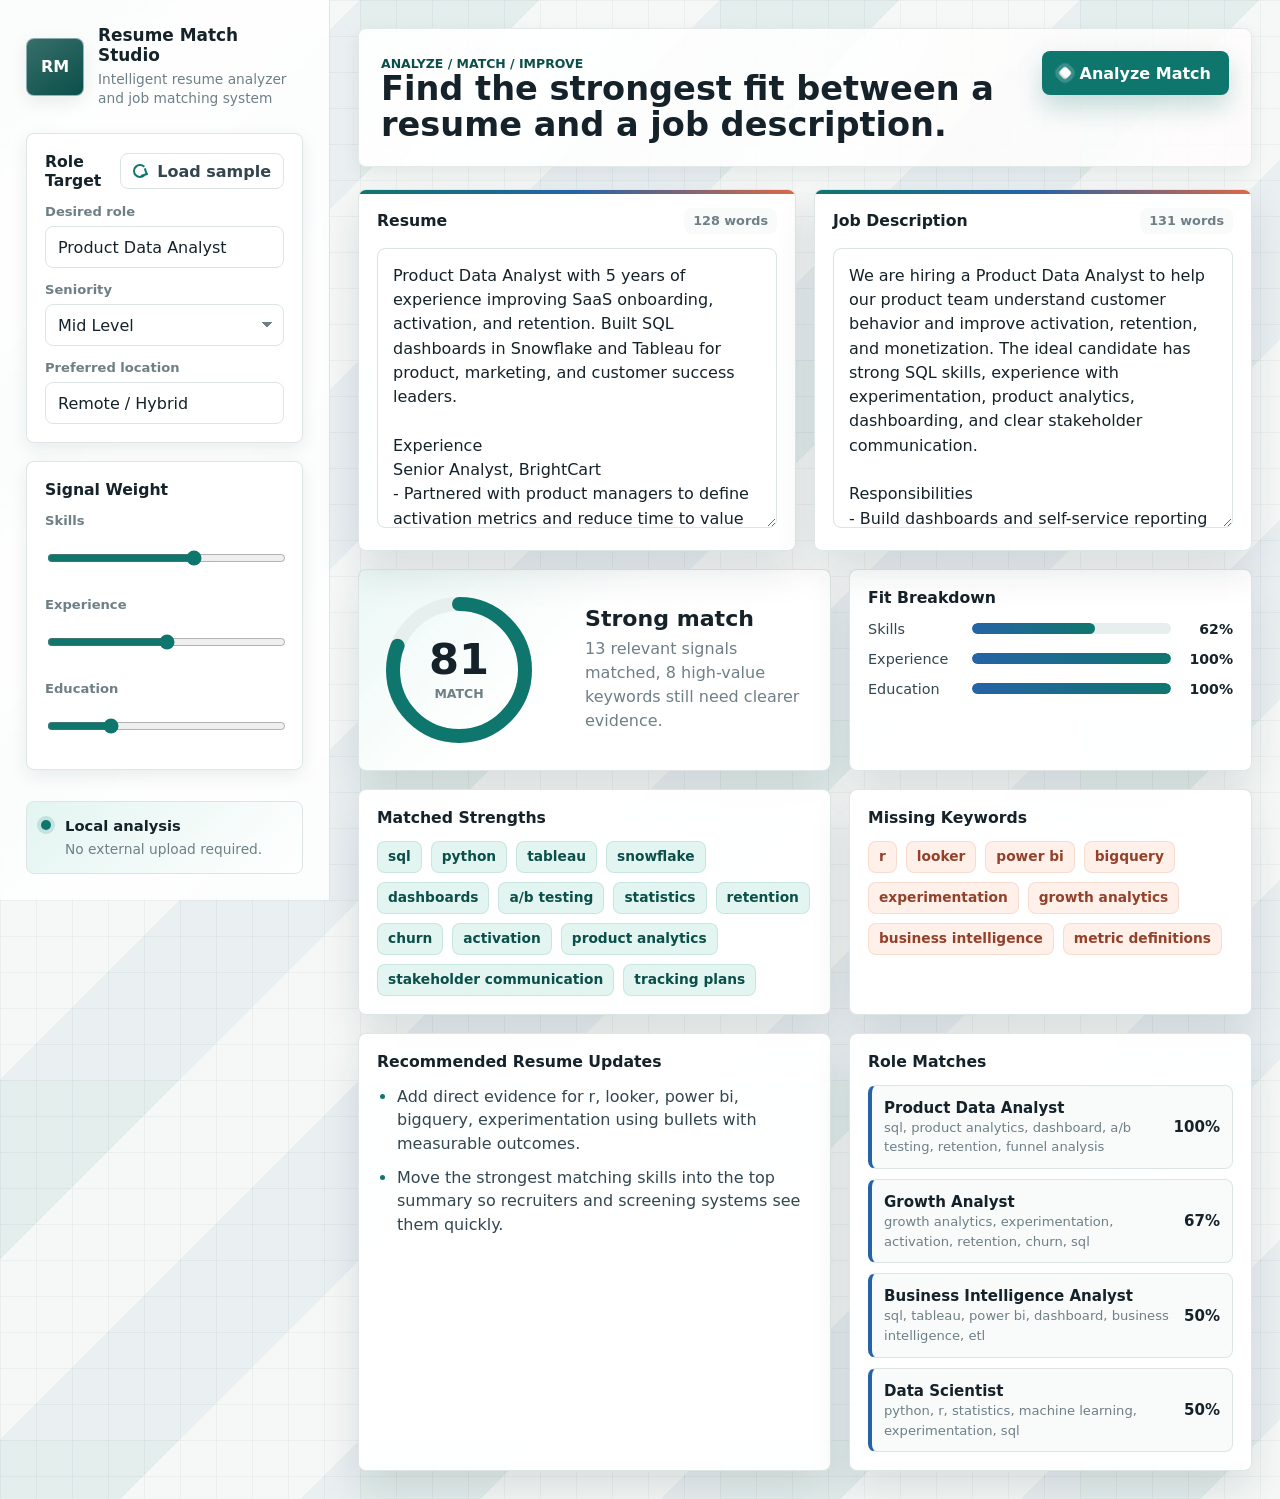
<file: index.html>
<!doctype html>
<html lang="en">
  <head>
    <meta charset="UTF-8" />
    <meta name="viewport" content="width=device-width, initial-scale=1.0" />
    <meta
      name="description"
      content="A local resume analyzer and job matching system with weighted scoring, skill gaps, and role-fit suggestions."
    />
    <title>Resume Match Studio</title>
    <link rel="stylesheet" href="styles.css" />
  </head>
  <body>
    <main class="app-shell">
      <aside class="sidebar" aria-label="Analyzer controls">
        <div class="brand">
          <div class="brand-mark" aria-hidden="true">RM</div>
          <div class="brand-copy">
            <h1>Resume Match Studio</h1>
            <p>Intelligent resume analyzer and job matching system</p>
          </div>
        </div>

        <section class="panel compact">
          <div class="panel-heading">
            <h2>Role Target</h2>
            <button class="ghost-button" id="loadSampleButton" type="button">
              <span class="refresh-glyph" aria-hidden="true"></span>
              Load sample
            </button>
          </div>

          <label for="targetRole">Desired role</label>
          <input id="targetRole" type="text" value="Product Data Analyst" />

          <label for="seniority">Seniority</label>
          <select id="seniority">
            <option>Entry Level</option>
            <option selected>Mid Level</option>
            <option>Senior</option>
            <option>Lead</option>
          </select>

          <label for="location">Preferred location</label>
          <input id="location" type="text" value="Remote / Hybrid" />
        </section>

        <section class="panel compact">
          <div class="panel-heading">
            <h2>Signal Weight</h2>
          </div>

          <label for="skillsWeight">Skills</label>
          <input id="skillsWeight" type="range" min="20" max="60" value="45" />

          <label for="experienceWeight">Experience</label>
          <input id="experienceWeight" type="range" min="20" max="50" value="35" />

          <label for="educationWeight">Education</label>
          <input id="educationWeight" type="range" min="5" max="25" value="10" />
        </section>

        <section class="sidebar-note" aria-label="Current analyzer status">
          <span class="status-dot" aria-hidden="true"></span>
          <div>
            <strong>Local analysis</strong>
            <p>No external upload required.</p>
          </div>
        </section>
      </aside>

      <section class="workspace">
        <header class="topbar">
          <div class="topbar-copy">
            <p class="eyebrow">Analyze / Match / Improve</p>
            <h2>Find the strongest fit between a resume and a job description.</h2>
          </div>
          <button id="analyzeButton" class="primary-button" type="button">
            <span class="button-spark" aria-hidden="true"></span>
            Analyze Match
          </button>
        </header>

        <section class="editor-grid" aria-label="Resume and job inputs">
          <article class="editor-panel">
            <div class="panel-heading">
              <h2>Resume</h2>
              <span id="resumeCount" class="counter">0 words</span>
            </div>
            <textarea id="resumeText" spellcheck="true" aria-label="Resume text"></textarea>
          </article>

          <article class="editor-panel">
            <div class="panel-heading">
              <h2>Job Description</h2>
              <span id="jobCount" class="counter">0 words</span>
            </div>
            <textarea id="jobText" spellcheck="true" aria-label="Job description text"></textarea>
          </article>
        </section>

        <section class="results-grid" aria-label="Analysis results">
          <article class="score-panel">
            <div class="score-orbit" aria-label="Match score">
              <svg viewBox="0 0 160 160" role="img">
                <circle class="track" cx="80" cy="80" r="66"></circle>
                <circle id="scoreRing" class="progress" cx="80" cy="80" r="66"></circle>
              </svg>
              <div class="score-value">
                <strong id="matchScore">0</strong>
                <span>match</span>
              </div>
            </div>
            <div class="score-copy">
              <h2 id="matchLabel">Ready to analyze</h2>
              <p id="matchSummary">The analyzer is ready for comparison.</p>
            </div>
          </article>

          <article class="panel">
            <div class="panel-heading">
              <h2>Fit Breakdown</h2>
            </div>
            <div class="metric-row">
              <span>Skills</span>
              <div class="bar"><span id="skillsBar"></span></div>
              <strong id="skillsScore">0%</strong>
            </div>
            <div class="metric-row">
              <span>Experience</span>
              <div class="bar"><span id="experienceBar"></span></div>
              <strong id="experienceScore">0%</strong>
            </div>
            <div class="metric-row">
              <span>Education</span>
              <div class="bar"><span id="educationBar"></span></div>
              <strong id="educationScore">0%</strong>
            </div>
          </article>

          <article class="panel wide">
            <div class="panel-heading">
              <h2>Matched Strengths</h2>
            </div>
            <div id="matchedSkills" class="chip-cloud"></div>
          </article>

          <article class="panel wide">
            <div class="panel-heading">
              <h2>Missing Keywords</h2>
            </div>
            <div id="missingSkills" class="chip-cloud warning"></div>
          </article>

          <article class="panel wide">
            <div class="panel-heading">
              <h2>Recommended Resume Updates</h2>
            </div>
            <ul id="recommendations" class="recommendations"></ul>
          </article>

          <article class="panel">
            <div class="panel-heading">
              <h2>Role Matches</h2>
            </div>
            <div id="roleMatches" class="role-list"></div>
          </article>
        </section>
      </section>
    </main>

    <script src="script.js"></script>
  </body>
</html>
</file>
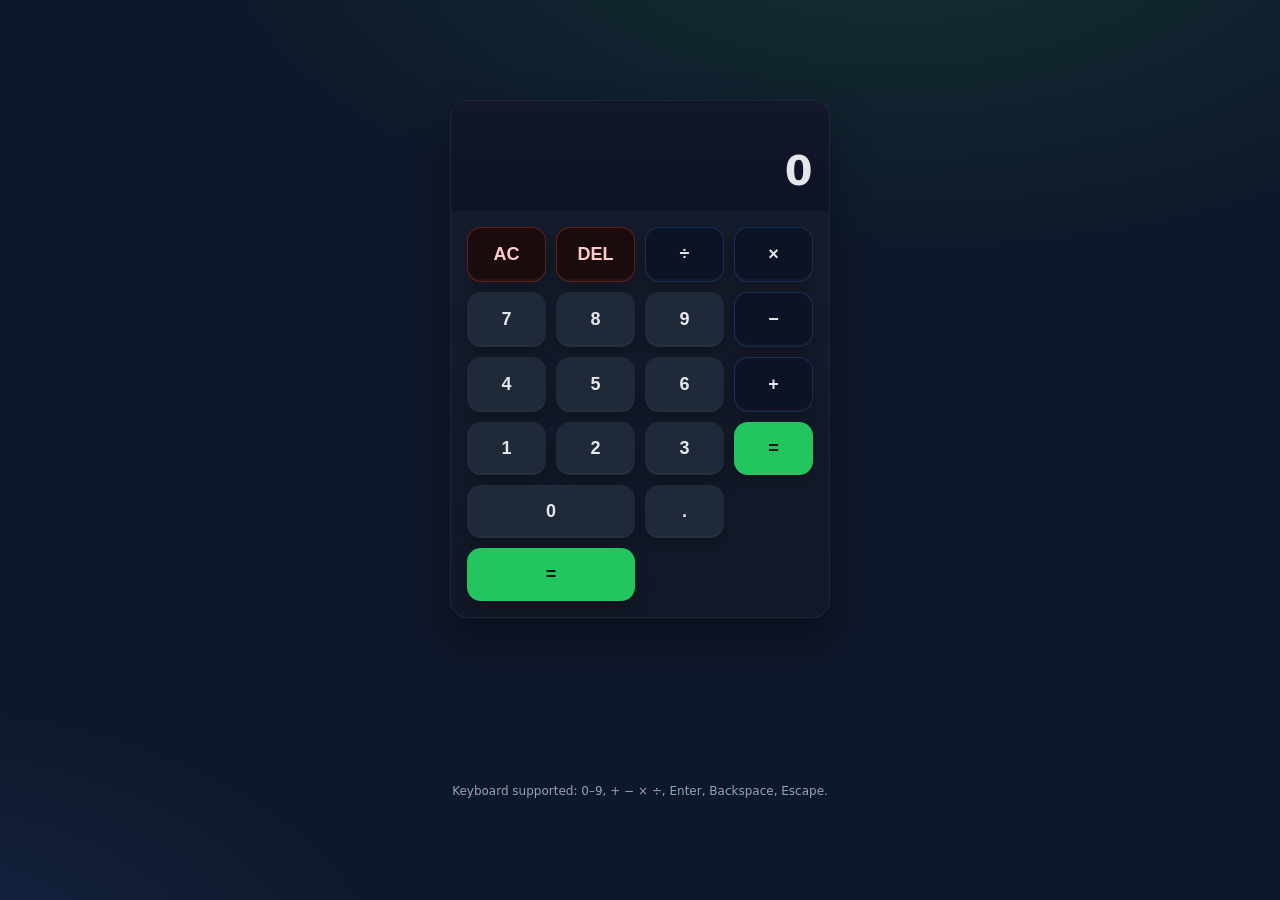
<file: simple_calculator_html_css_js.html>
<!DOCTYPE html>
<html lang="en">
<head>
  <meta charset="UTF-8" />
  <meta name="viewport" content="width=device-width, initial-scale=1" />
  <title>Calculator</title>
  <style>
    :root {
      --bg: #0f172a;         /* slate-900 */
      --panel: #111827;      /* gray-900 */
      --display: #0b1022;    /* deep */
      --text: #e5e7eb;       /* gray-200 */
      --muted: #94a3b8;      /* slate-400 */
      --accent: #22c55e;     /* green-500 */
      --danger: #ef4444;     /* red-500 */
      --shadow: 0 20px 40px rgba(0,0,0,.35);
      --radius: 18px;
    }

    * { box-sizing: border-box; }
    html, body { height: 100%; }
    body {
      margin: 0;
      background: radial-gradient(1200px 600px at 70% -10%, rgba(34,197,94,.15), transparent 60%),
                  radial-gradient(900px 500px at -10% 110%, rgba(59,130,246,.15), transparent 60%),
                  var(--bg);
      color: var(--text);
      font: 500 16px/1.4 system-ui, -apple-system, Segoe UI, Roboto, Ubuntu, Cantarell, "Helvetica Neue", Arial;
      display: grid;
      place-items: center;
      padding: 24px;
    }

    .calc {
      width: min(92vw, 380px);
      background: var(--panel);
      border-radius: var(--radius);
      box-shadow: var(--shadow);
      overflow: hidden;
      border: 1px solid rgba(255,255,255,.06);
    }

    .display {
      background: linear-gradient(180deg, rgba(255,255,255,.03), rgba(255,255,255,.01)), var(--display);
      padding: 18px 16px 12px;
      min-height: 110px;
      display: grid;
      align-content: end;
      gap: 6px;
    }

    .prev {
      color: var(--muted);
      font-size: 14px;
      min-height: 18px;
      white-space: nowrap;
      overflow: hidden;
      text-overflow: ellipsis;
    }

    .curr {
      font-size: clamp(28px, 6vw, 40px);
      font-weight: 700;
      text-align: right;
      letter-spacing: .5px;
      white-space: nowrap;
      overflow: hidden;
      text-overflow: ellipsis;
    }

    .keys {
      display: grid;
      grid-template-columns: repeat(4, 1fr);
      gap: 10px;
      padding: 16px;
      background: linear-gradient(180deg, rgba(255,255,255,.02), transparent);
    }

    button {
      appearance: none;
      border: none;
      border-radius: 14px;
      padding: 16px 12px;
      font-size: 18px;
      font-weight: 700;
      color: var(--text);
      background: #1f2937; /* gray-800 */
      box-shadow: inset 0 -2px 0 rgba(255,255,255,.03), 0 6px 16px rgba(0,0,0,.25);
      cursor: pointer;
      transition: transform .06s ease, filter .2s ease, background .2s ease;
      user-select: none;
    }
    button:active { transform: translateY(1px) scale(.99); }

    .op { background: #0b1324; border: 1px solid rgba(59,130,246,.25); }
    .eq { background: var(--accent); color: #041307; }
    .danger { background: #1a0c0c; border: 1px solid rgba(239,68,68,.35); color: #fecaca; }

    .span-2 { grid-column: span 2; }

    /* Accessibility focus */
    button:focus-visible {
      outline: 2px solid #60a5fa; /* blue-400 */
      outline-offset: 2px;
    }

    footer { margin-top: 14px; text-align: center; color: var(--muted); font-size: 12px; }
    a { color: #93c5fd; text-decoration: none; }
  </style>
</head>
<body>
  <main class="calc" role="application" aria-label="Calculator">
    <section class="display" aria-live="polite">
      <div class="prev" id="prev"></div>
      <div class="curr" id="curr">0</div>
    </section>

    <section class="keys">
      <button class="danger" data-action="clear" aria-label="All Clear">AC</button>
      <button class="danger" data-action="delete" aria-label="Delete last">DEL</button>
      <button class="op" data-op="/" aria-label="Divide">÷</button>
      <button class="op" data-op="*" aria-label="Multiply">×</button>

      <button data-num>7</button>
      <button data-num>8</button>
      <button data-num>9</button>
      <button class="op" data-op="-" aria-label="Subtract">−</button>

      <button data-num>4</button>
      <button data-num>5</button>
      <button data-num>6</button>
      <button class="op" data-op="+" aria-label="Add">+</button>

      <button data-num>1</button>
      <button data-num>2</button>
      <button data-num>3</button>
      <button class="eq" data-action="equals" aria-label="Equals">=</button>

      <button class="span-2" data-num>0</button>
      <button data-dot>.</button>
      <button class="eq span-2" data-action="equals" aria-label="Equals">=</button>
    </section>
  </main>
  <footer>Keyboard supported: 0–9, + − × ÷, Enter, Backspace, Escape.</footer>

  <script>
    const prevEl = document.getElementById('prev');
    const currEl = document.getElementById('curr');
    const keys = document.querySelector('.keys');

    let current = '0';
    let previous = '';
    let operation = null;
    let justEvaluated = false;

    function format(n) {
      const [intPart, decPart] = n.split('.');
      const withSep = intPart.replace(/\B(?=(\d{3})+(?!\d))/g, ',');
      return decPart ? `${withSep}.${decPart}` : withSep;
    }

    function updateDisplay() {
      currEl.textContent = current.length ? format(current) : '0';
      prevEl.textContent = previous && operation ? `${format(previous)} ${symbol(operation)}` : '';
    }

    function symbol(op){
      return ({ '+': '+', '-': '−', '*': '×', '/': '÷' })[op] || op;
    }

    function clearAll() {
      current = '0';
      previous = '';
      operation = null;
      justEvaluated = false;
      updateDisplay();
    }

    function deleteLast() {
      if (justEvaluated) { clearAll(); return; }
      if (current.length > 1) current = current.slice(0, -1);
      else current = '0';
      updateDisplay();
    }

    function appendNumber(num) {
      if (justEvaluated) { current = '0'; justEvaluated = false; }
      if (current === '0' && num !== '.') current = '';
      if (num === '.' && current.includes('.')) return;
      current += num;
      updateDisplay();
    }

    function chooseOperation(op) {
      if (operation && !justEvaluated) {
        // chain computations when user taps another op
        compute();
      }
      previous = current;
      current = '0';
      operation = op;
      justEvaluated = false;
      updateDisplay();
    }

    function compute() {
      if (!operation || previous === '') return;
      const a = parseFloat(previous);
      const b = parseFloat(current);
      if (operation === '/' && b === 0) {
        current = 'Error';
        previous = '';
        operation = null;
        justEvaluated = true;
        updateDisplay();
        return;
      }
      let result = 0;
      switch (operation) {
        case '+': result = a + b; break;
        case '-': result = a - b; break;
        case '*': result = a * b; break;
        case '/': result = a / b; break;
      }
      // handle floating precision nicely
      result = +parseFloat(result.toFixed(12));
      current = String(result);
      previous = '';
      operation = null;
      justEvaluated = true;
      updateDisplay();
    }

    keys.addEventListener('click', (e) => {
      const t = e.target;
      if (t.matches('[data-num]')) appendNumber(t.textContent.trim());
      else if (t.matches('[data-dot]')) appendNumber('.');
      else if (t.dataset.op) chooseOperation(t.dataset.op);
      else if (t.dataset.action === 'equals') compute();
      else if (t.dataset.action === 'clear') clearAll();
      else if (t.dataset.action === 'delete') deleteLast();
    });

    // Keyboard support
    window.addEventListener('keydown', (e) => {
      const key = e.key;
      if (/^[0-9]$/.test(key)) { appendNumber(key); return; }
      if (key === '.') { appendNumber('.'); return; }
      if (['+', '-', '*', '/'].includes(key)) { chooseOperation(key); return; }
      if (key === 'Enter' || key === '=') { e.preventDefault(); compute(); return; }
      if (key === 'Backspace') { deleteLast(); return; }
      if (key === 'Escape') { clearAll(); return; }
    });

    updateDisplay();
  </script>
</body>
</html>
</file>
<file: styles.css>
:root {
  color-scheme: light;
  --ink: #152229;
  --ink-soft: #33464f;
  --muted: #6e7f86;
  --paper: #f5f8f7;
  --panel: #ffffff;
  --panel-soft: #f9fbfb;
  --line: #dce5e4;
  --line-strong: #c6d3d2;
  --teal: #0f766e;
  --teal-deep: #0b4f4a;
  --teal-soft: #e3f5f1;
  --blue: #2563a6;
  --blue-soft: #e7f0fb;
  --coral: #db6846;
  --coral-soft: #fff0e9;
  --gold: #bd7f18;
  --gold-soft: #fff6df;
  --shadow-sm: 0 6px 18px rgba(19, 34, 40, 0.08);
  --shadow-md: 0 18px 42px rgba(19, 34, 40, 0.12);
  --ring-size: 160px;
}

* {
  box-sizing: border-box;
}

html {
  min-width: 320px;
}

body {
  margin: 0;
  min-height: 100vh;
  color: var(--ink);
  background:
    linear-gradient(135deg, rgba(15, 118, 110, 0.08) 0 25%, transparent 25% 50%, rgba(37, 99, 166, 0.06) 50% 75%, transparent 75%),
    linear-gradient(90deg, rgba(21, 34, 41, 0.04) 1px, transparent 1px),
    linear-gradient(rgba(21, 34, 41, 0.04) 1px, transparent 1px),
    var(--paper);
  background-size: 360px 360px, 36px 36px, 36px 36px, auto;
  font-family: Inter, ui-sans-serif, system-ui, -apple-system, BlinkMacSystemFont, "Segoe UI", sans-serif;
}

button,
input,
select,
textarea {
  font: inherit;
}

button {
  border: 0;
}

.app-shell {
  display: grid;
  grid-template-columns: 330px minmax(0, 1fr);
  min-height: 100vh;
}

.sidebar {
  position: sticky;
  top: 0;
  display: flex;
  flex-direction: column;
  gap: 18px;
  height: 100vh;
  padding: 26px;
  border-right: 1px solid var(--line);
  background: rgba(255, 255, 255, 0.86);
  backdrop-filter: blur(18px);
}

.brand {
  display: grid;
  grid-template-columns: 58px minmax(0, 1fr);
  gap: 14px;
  align-items: center;
  padding-bottom: 8px;
}

.brand-mark {
  display: grid;
  place-items: center;
  width: 58px;
  height: 58px;
  border: 1px solid rgba(255, 255, 255, 0.5);
  border-radius: 8px;
  background:
    linear-gradient(145deg, rgba(255, 255, 255, 0.18), transparent),
    var(--teal-deep);
  color: #fff;
  font-size: 1rem;
  font-weight: 900;
  letter-spacing: 0;
  box-shadow: var(--shadow-sm);
}

.brand-copy {
  min-width: 0;
}

.brand h1,
.topbar h2,
.panel h2,
.editor-panel h2,
.score-copy h2 {
  margin: 0;
  letter-spacing: 0;
}

.brand h1 {
  font-size: 1.06rem;
  line-height: 1.16;
}

.brand p,
.score-copy p,
.eyebrow,
.sidebar-note p {
  margin: 5px 0 0;
  color: var(--muted);
}

.brand p,
.sidebar-note p {
  font-size: 0.86rem;
  line-height: 1.35;
}

.workspace {
  min-width: 0;
  padding: 28px;
}

.topbar {
  display: flex;
  justify-content: space-between;
  gap: 24px;
  align-items: flex-start;
  margin: 0 0 22px;
  padding: 22px;
  border: 1px solid rgba(220, 229, 228, 0.8);
  border-radius: 8px;
  background:
    linear-gradient(120deg, rgba(255, 255, 255, 0.96), rgba(255, 255, 255, 0.82)),
    linear-gradient(90deg, rgba(15, 118, 110, 0.08), rgba(219, 104, 70, 0.08));
  box-shadow: var(--shadow-sm);
}

.topbar-copy {
  min-width: 0;
}

.eyebrow {
  color: var(--teal-deep);
  font-size: 0.78rem;
  font-weight: 900;
  text-transform: uppercase;
}

.topbar h2 {
  max-width: 760px;
  font-size: 2.1rem;
  line-height: 1.08;
}

.primary-button,
.ghost-button {
  display: inline-flex;
  align-items: center;
  justify-content: center;
  gap: 10px;
  min-height: 44px;
  border-radius: 8px;
  cursor: pointer;
  font-weight: 850;
  white-space: nowrap;
  transition:
    transform 160ms ease,
    box-shadow 160ms ease,
    background-color 160ms ease,
    border-color 160ms ease;
}

.primary-button {
  padding: 0 18px;
  background: var(--teal);
  color: #fff;
  box-shadow: 0 12px 26px rgba(15, 118, 110, 0.24);
}

.primary-button:hover {
  background: var(--teal-deep);
  transform: translateY(-1px);
}

.ghost-button {
  min-height: 36px;
  padding: 0 12px;
  border: 1px solid var(--line);
  background: #fff;
  color: var(--ink-soft);
}

.ghost-button:hover {
  border-color: var(--line-strong);
  background: var(--panel-soft);
  transform: translateY(-1px);
}

.button-spark,
.refresh-glyph,
.status-dot {
  display: inline-block;
  flex: 0 0 auto;
}

.button-spark {
  width: 10px;
  height: 10px;
  border-radius: 3px;
  background: #fff;
  box-shadow:
    0 0 0 4px rgba(255, 255, 255, 0.18),
    inset 0 -2px 0 rgba(0, 0, 0, 0.12);
  transform: rotate(45deg);
}

.refresh-glyph {
  position: relative;
  width: 14px;
  height: 14px;
  border: 2px solid var(--teal);
  border-right-color: transparent;
  border-radius: 50%;
}

.refresh-glyph::after {
  position: absolute;
  right: -2px;
  bottom: 0;
  width: 5px;
  height: 5px;
  border-right: 2px solid var(--teal);
  border-bottom: 2px solid var(--teal);
  content: "";
  transform: rotate(-18deg);
}

.panel,
.editor-panel,
.score-panel {
  border: 1px solid rgba(220, 229, 228, 0.96);
  border-radius: 8px;
  background: rgba(255, 255, 255, 0.96);
  box-shadow: var(--shadow-md);
}

.panel,
.editor-panel {
  padding: 18px;
}

.compact {
  box-shadow: var(--shadow-sm);
}

.panel-heading {
  display: flex;
  justify-content: space-between;
  gap: 12px;
  align-items: center;
  margin-bottom: 14px;
}

.panel h2,
.editor-panel h2 {
  color: var(--ink);
  font-size: 0.98rem;
  font-weight: 900;
}

label {
  display: block;
  margin: 14px 0 7px;
  color: var(--muted);
  font-size: 0.82rem;
  font-weight: 850;
}

input,
select,
textarea {
  width: 100%;
  border: 1px solid var(--line);
  border-radius: 8px;
  outline: 0;
  background: #fff;
  color: var(--ink);
  transition:
    border-color 160ms ease,
    box-shadow 160ms ease,
    background-color 160ms ease;
}

input:hover,
select:hover,
textarea:hover {
  border-color: var(--line-strong);
}

input:focus,
select:focus,
textarea:focus,
button:focus-visible {
  border-color: rgba(15, 118, 110, 0.75);
  box-shadow: 0 0 0 4px rgba(15, 118, 110, 0.14);
}

input,
select {
  min-height: 42px;
  padding: 0 12px;
}

select {
  appearance: none;
  background:
    linear-gradient(45deg, transparent 50%, var(--muted) 50%) right 16px center / 6px 6px no-repeat,
    linear-gradient(135deg, var(--muted) 50%, transparent 50%) right 10px center / 6px 6px no-repeat,
    #fff;
}

input[type="range"] {
  height: 24px;
  padding: 0;
  accent-color: var(--teal);
  cursor: pointer;
}

.sidebar-note {
  display: grid;
  grid-template-columns: 12px 1fr;
  gap: 12px;
  align-items: start;
  margin-top: auto;
  padding: 14px;
  border: 1px solid var(--line);
  border-radius: 8px;
  background: linear-gradient(135deg, var(--teal-soft), #fff);
}

.sidebar-note strong {
  font-size: 0.92rem;
}

.status-dot {
  width: 10px;
  height: 10px;
  margin-top: 4px;
  border-radius: 50%;
  background: var(--teal);
  box-shadow: 0 0 0 4px rgba(15, 118, 110, 0.16);
}

.editor-grid {
  display: grid;
  grid-template-columns: repeat(2, minmax(0, 1fr));
  gap: 18px;
}

.editor-panel {
  position: relative;
  overflow: hidden;
}

.editor-panel::before {
  position: absolute;
  top: 0;
  right: 0;
  left: 0;
  height: 4px;
  background: linear-gradient(90deg, var(--teal), var(--blue), var(--coral));
  content: "";
}

.editor-panel textarea {
  min-height: 280px;
  max-height: 560px;
  resize: vertical;
  padding: 15px;
  line-height: 1.52;
  background:
    linear-gradient(#fff, #fff) padding-box,
    linear-gradient(135deg, rgba(15, 118, 110, 0.16), rgba(37, 99, 166, 0.12)) border-box;
}

.counter {
  display: inline-flex;
  align-items: center;
  min-height: 26px;
  padding: 0 9px;
  border-radius: 8px;
  background: var(--panel-soft);
  color: var(--muted);
  font-size: 0.8rem;
  font-weight: 850;
}

.results-grid {
  display: grid;
  grid-template-columns: minmax(0, 1.08fr) minmax(340px, 0.92fr);
  gap: 18px;
  margin-top: 18px;
}

.score-panel {
  display: grid;
  grid-template-columns: 188px minmax(0, 1fr);
  gap: 18px;
  align-items: center;
  padding: 20px;
  overflow: hidden;
  background:
    linear-gradient(135deg, rgba(227, 245, 241, 0.72), transparent 44%),
    #fff;
}

.score-orbit {
  position: relative;
  width: var(--ring-size);
  height: var(--ring-size);
}

.score-orbit svg {
  width: var(--ring-size);
  height: var(--ring-size);
  transform: rotate(-90deg);
}

.score-orbit circle {
  fill: none;
  stroke-width: 14;
}

.track {
  stroke: #e6eeee;
}

.progress {
  stroke: var(--coral);
  stroke-linecap: round;
  stroke-dasharray: 414;
  stroke-dashoffset: 414;
  transition:
    stroke-dashoffset 500ms ease,
    stroke 500ms ease;
}

.score-value {
  position: absolute;
  inset: 0;
  display: grid;
  place-content: center;
  text-align: center;
}

.score-value strong {
  font-size: 2.7rem;
  line-height: 1;
  letter-spacing: 0;
}

.score-value span {
  margin-top: 5px;
  color: var(--muted);
  font-size: 0.78rem;
  font-weight: 900;
  text-transform: uppercase;
}

.score-copy h2 {
  font-size: 1.38rem;
  line-height: 1.16;
}

.score-copy p {
  max-width: 44rem;
  line-height: 1.5;
}

.metric-row {
  display: grid;
  grid-template-columns: 92px minmax(90px, 1fr) 50px;
  gap: 12px;
  align-items: center;
  margin: 14px 0;
  color: var(--ink-soft);
  font-size: 0.9rem;
}

.metric-row strong {
  color: var(--ink);
  font-size: 0.88rem;
  text-align: right;
}

.bar {
  height: 11px;
  overflow: hidden;
  border-radius: 999px;
  background: #e7eeee;
}

.bar span {
  display: block;
  width: 0%;
  height: 100%;
  border-radius: inherit;
  background: linear-gradient(90deg, var(--blue), var(--teal));
  transition: width 450ms ease;
}

.chip-cloud {
  display: flex;
  flex-wrap: wrap;
  gap: 9px;
  min-height: 42px;
}

.chip {
  display: inline-flex;
  align-items: center;
  min-height: 32px;
  max-width: 100%;
  padding: 6px 10px;
  border: 1px solid rgba(15, 118, 110, 0.12);
  border-radius: 8px;
  background: var(--teal-soft);
  color: var(--teal-deep);
  font-size: 0.86rem;
  font-weight: 850;
  line-height: 1.2;
}

.warning .chip {
  border-color: rgba(219, 104, 70, 0.16);
  background: var(--coral-soft);
  color: #93412b;
}

.recommendations {
  display: grid;
  gap: 10px;
  margin: 0;
  padding-left: 20px;
}

.recommendations li {
  color: var(--ink-soft);
  line-height: 1.48;
}

.recommendations li::marker {
  color: var(--teal);
  font-weight: 900;
}

.role-list {
  display: grid;
  gap: 10px;
}

.role-card {
  display: grid;
  grid-template-columns: minmax(0, 1fr) auto;
  gap: 10px;
  align-items: center;
  padding: 12px;
  border: 1px solid var(--line);
  border-left: 4px solid var(--blue);
  border-radius: 8px;
  background: var(--panel-soft);
}

.role-card strong {
  color: var(--ink);
  font-size: 0.94rem;
}

.role-card span {
  color: var(--muted);
  font-size: 0.82rem;
  line-height: 1.35;
}

@media (max-width: 1120px) {
  .app-shell {
    grid-template-columns: 1fr;
  }

  .sidebar {
    position: static;
    display: grid;
    grid-template-columns: repeat(2, minmax(0, 1fr));
    height: auto;
    border-right: 0;
    border-bottom: 1px solid var(--line);
  }

  .brand,
  .sidebar-note {
    grid-column: 1 / -1;
  }
}

@media (max-width: 860px) {
  .workspace,
  .sidebar {
    padding: 18px;
  }

  .topbar {
    flex-direction: column;
    align-items: stretch;
  }

  .topbar h2 {
    font-size: 1.62rem;
  }

  .editor-grid,
  .results-grid {
    grid-template-columns: 1fr;
  }
}

@media (max-width: 620px) {
  :root {
    --ring-size: 146px;
  }

  .workspace,
  .sidebar {
    padding: 14px;
  }

  .sidebar {
    grid-template-columns: 1fr;
  }

  .topbar,
  .panel,
  .editor-panel,
  .score-panel {
    padding: 16px;
  }

  .score-panel {
    grid-template-columns: 1fr;
    text-align: center;
  }

  .score-orbit {
    margin: 0 auto;
  }

  .metric-row {
    grid-template-columns: 78px minmax(84px, 1fr) 42px;
  }

  .role-card {
    grid-template-columns: 1fr;
  }
}

@media (prefers-reduced-motion: reduce) {
  *,
  *::before,
  *::after {
    scroll-behavior: auto !important;
    transition-duration: 0.01ms !important;
    animation-duration: 0.01ms !important;
    animation-iteration-count: 1 !important;
  }
}
</file>
